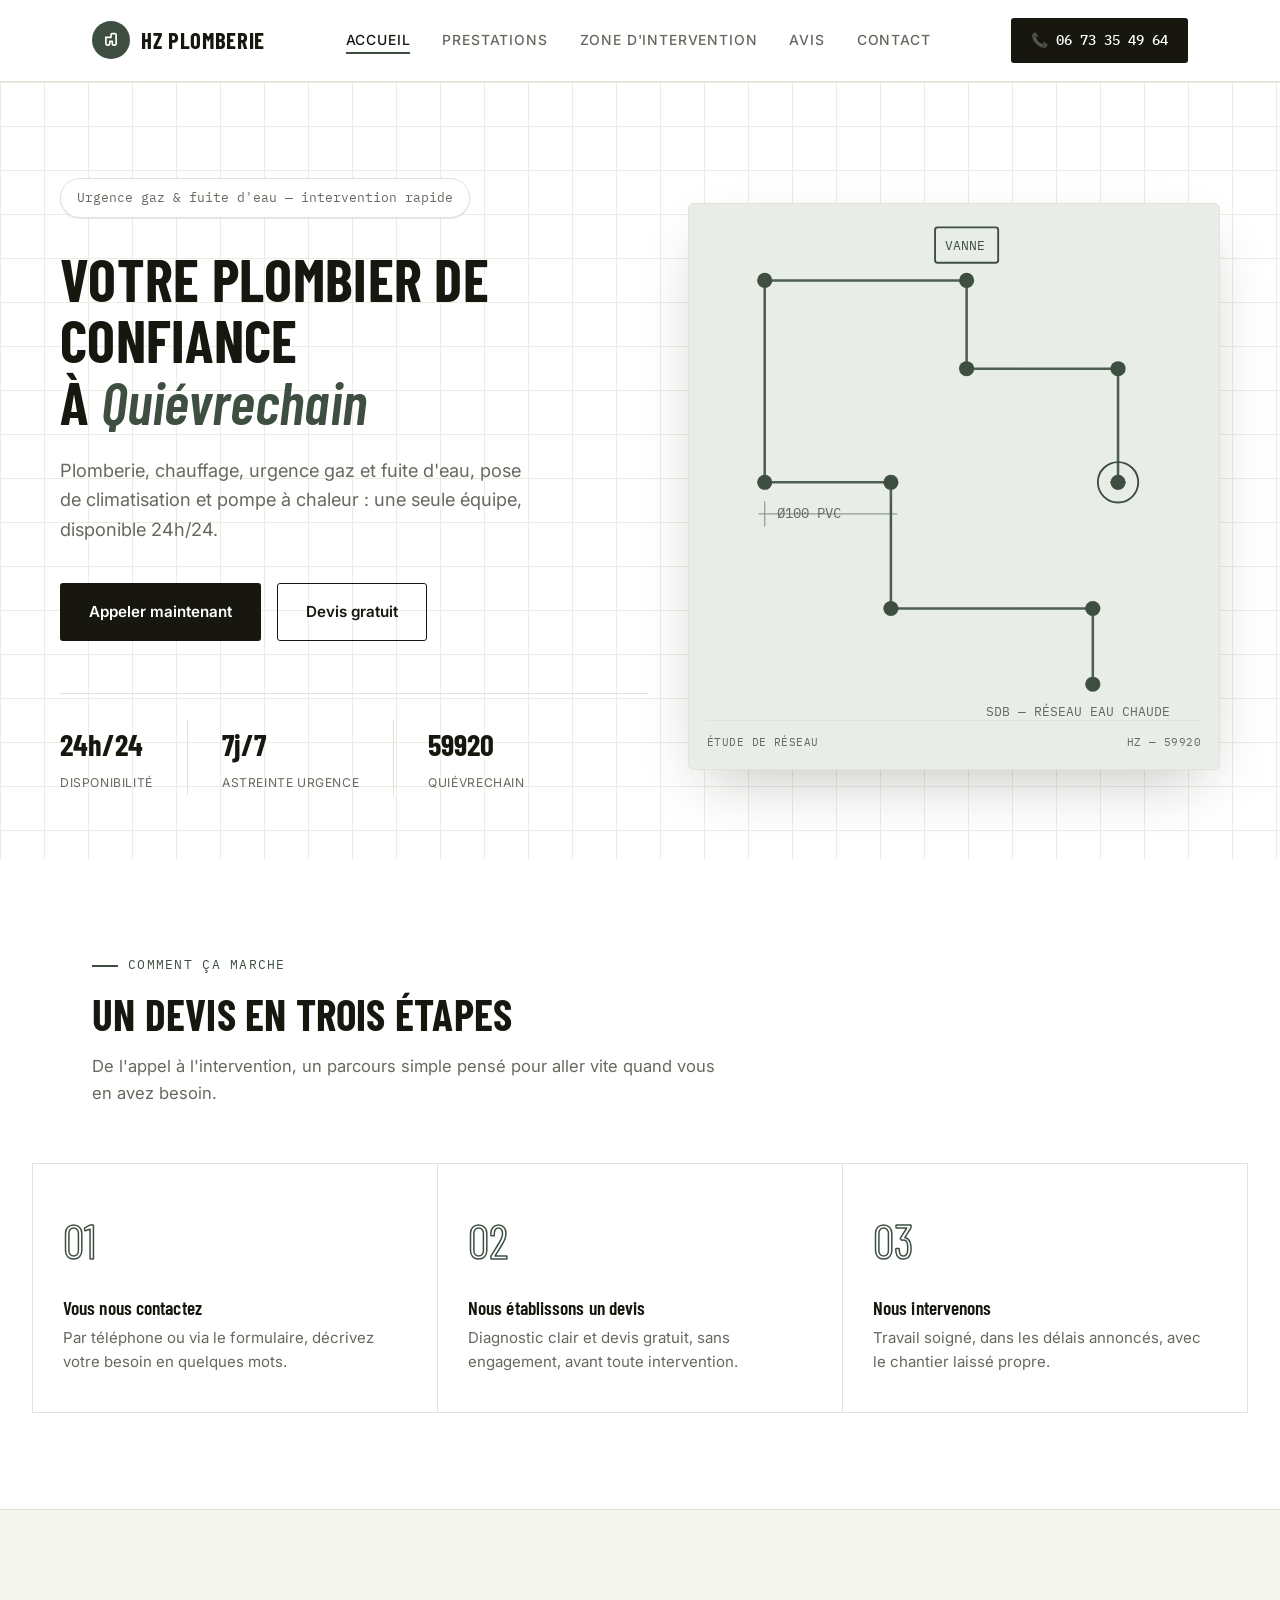
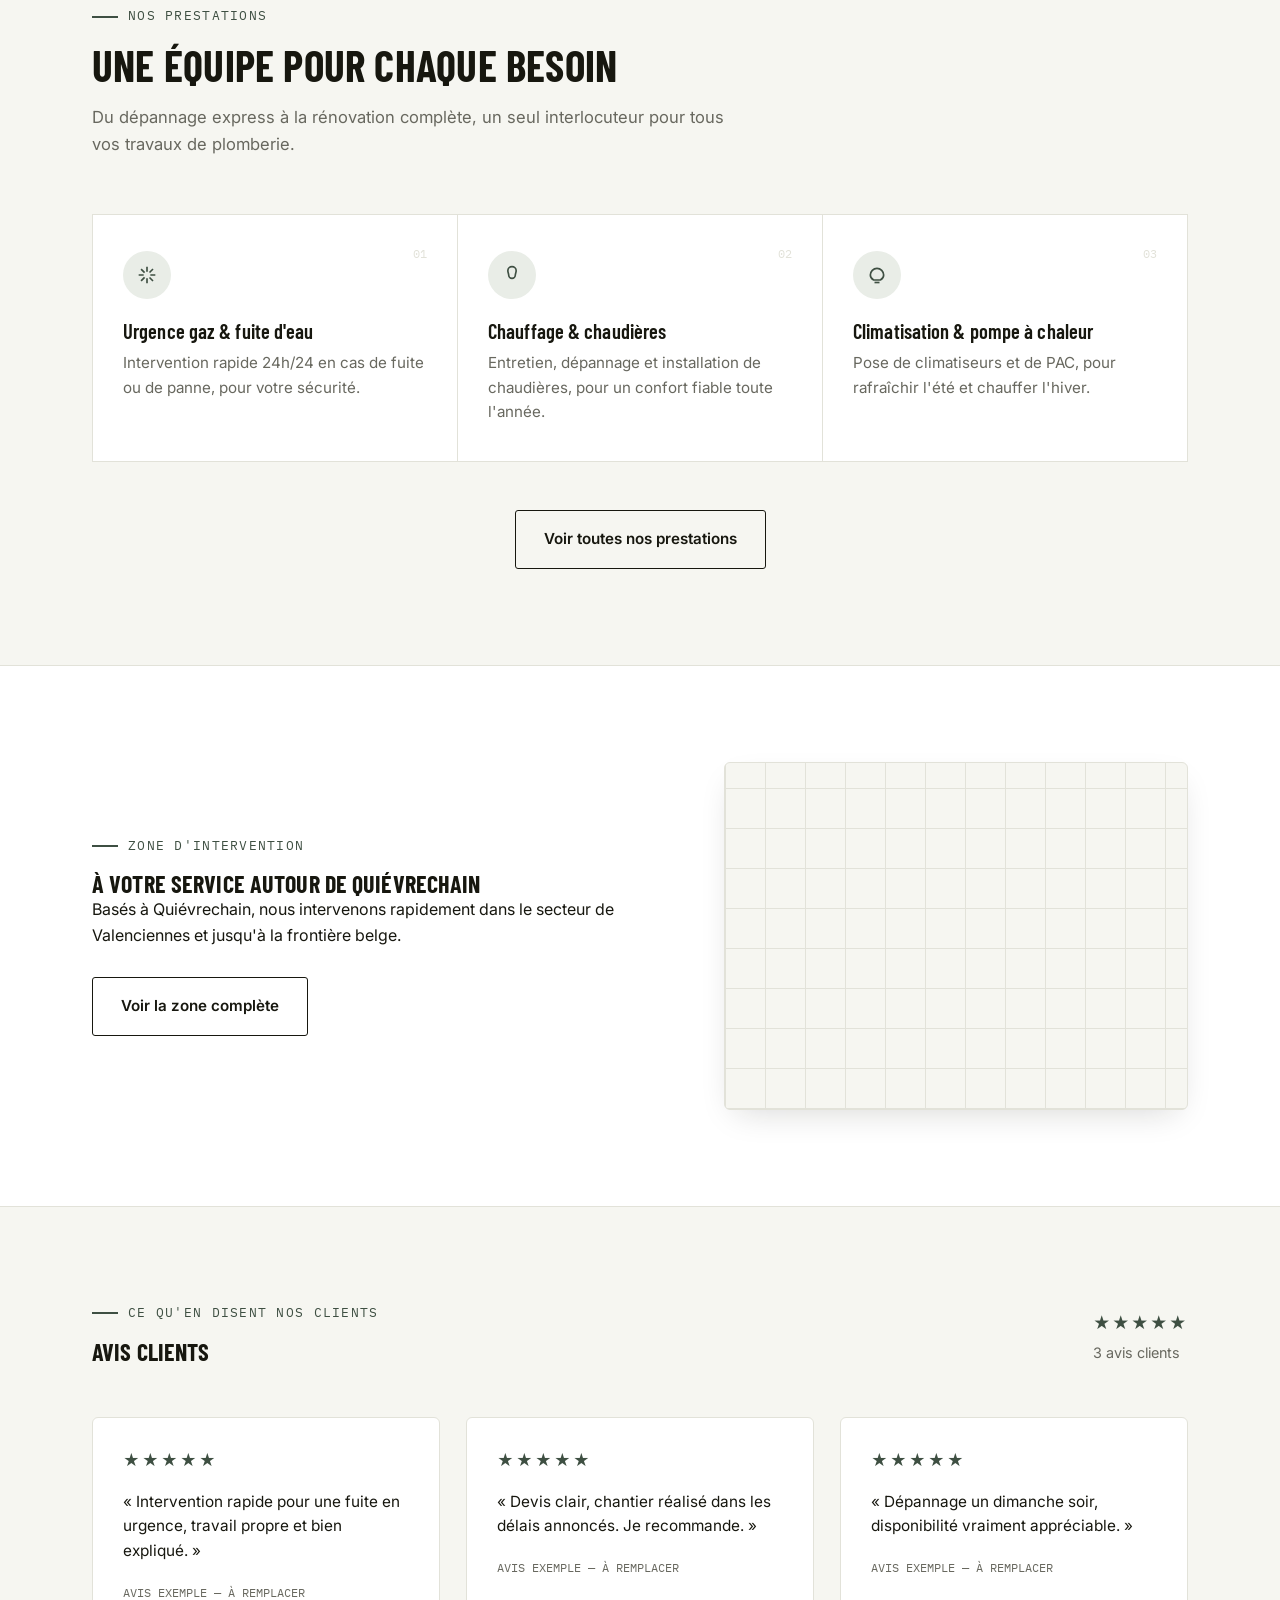
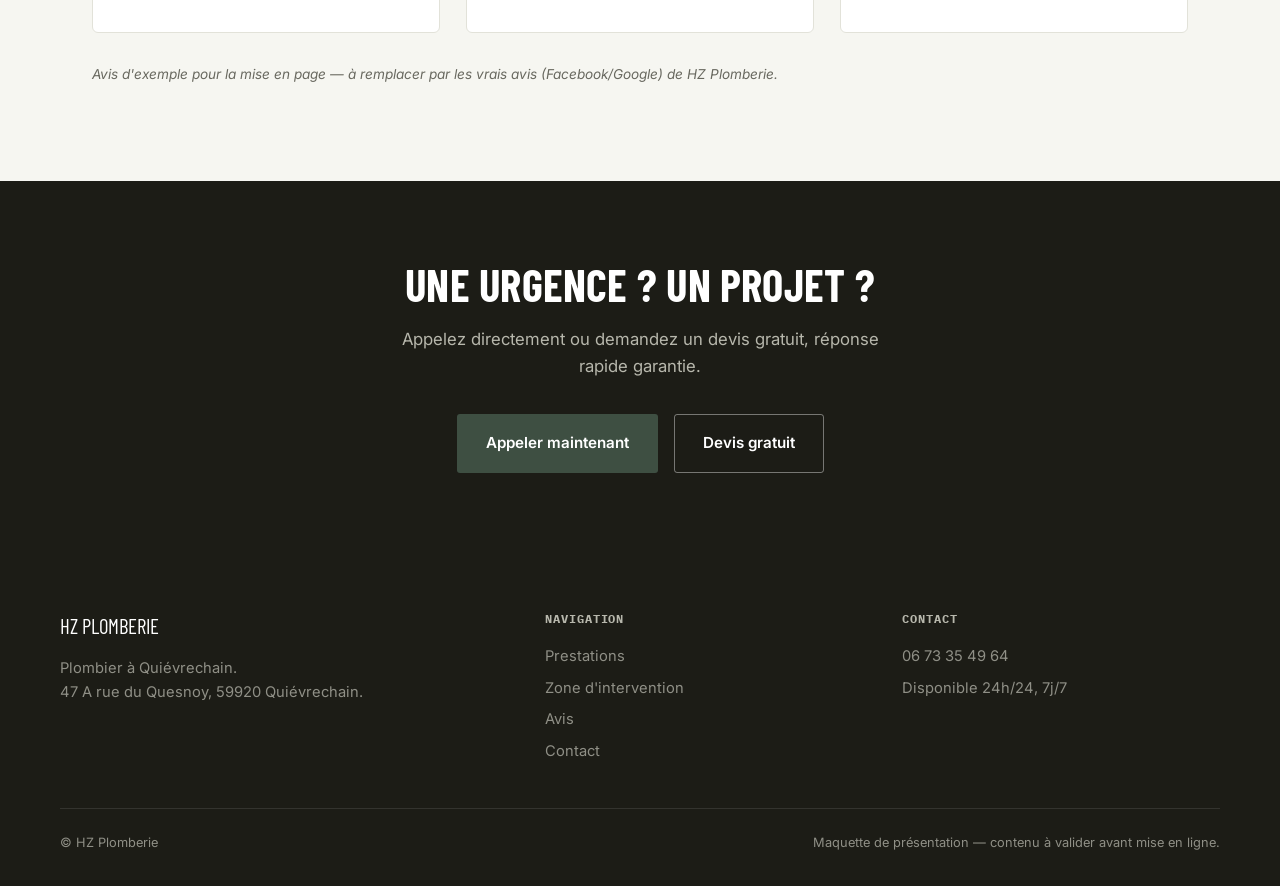
<file: index.html>
<!DOCTYPE html>
<html lang="fr">
<head>
<meta charset="UTF-8">
<meta name="viewport" content="width=device-width, initial-scale=1.0">
<title>HZ Plomberie — Quiévrechain</title>
<link rel="preconnect" href="https://fonts.googleapis.com">
<link href="https://fonts.googleapis.com/css2?family=Barlow+Condensed:wght@500;600;650;700&family=Inter:wght@400;500;600;700&family=IBM+Plex+Mono:wght@400;500&display=swap" rel="stylesheet">
<link rel="stylesheet" href="style.css">
</head>
<body>

<header>
  <div class="navbar">
    <div class="logo">
      <span class="mark"><svg width="18" height="18" viewBox="0 0 28 28" fill="none"><path d="M6 10 H14 V6 A2 2 0 0 1 16 4 H20 A2 2 0 0 1 22 6 V10" stroke="#FFFFFF" stroke-width="2.6" stroke-linecap="round" stroke-linejoin="round"/><path d="M6 10 V20 A2 2 0 0 0 8 22 H10 A2 2 0 0 0 12 20 V16 H16 V20 A2 2 0 0 0 18 22 H20 A2 2 0 0 0 22 20 V10" stroke="#FFFFFF" stroke-width="2.6" stroke-linecap="round" stroke-linejoin="round"/></svg></span>
      HZ Plomberie
    </div>
    <nav>
      <ul>
        <li><a href="index.html" class="active">Accueil</a></li>
        <li><a href="prestations.html">Prestations</a></li>
        <li><a href="intervention.html">Zone d'intervention</a></li>
        <li><a href="avis.html">Avis</a></li>
        <li><a href="contact.html">Contact</a></li>
      </ul>
    </nav>
    <a href="tel:0673354964" class="nav-cta">📞 06 73 35 49 64</a>
    <button class="burger">☰</button>
  </div>
  <div class="nav-mobile" id="navMobile">
    <a href="index.html">Accueil</a>
    <a href="prestations.html">Prestations</a>
    <a href="intervention.html">Zone d'intervention</a>
    <a href="avis.html">Avis</a>
    <a href="contact.html">Contact</a>
    <a href="tel:0673354964" class="nav-cta-mobile">📞 06 73 35 49 64</a>
  </div>
</header>

<section class="hero blueprint-bg">
  <div class="hero-inner">
    <div>
      <div class="badge-rating">Urgence gaz & fuite d'eau — intervention rapide</div>
      <h1>Votre plombier de confiance<br>à <span>Quiévrechain</span></h1>
      <p class="lead">Plomberie, chauffage, urgence gaz et fuite d'eau, pose de climatisation et pompe à chaleur : une seule équipe, disponible 24h/24.</p>
      <div class="hero-actions">
        <a href="tel:0673354964" class="btn btn-primary">Appeler maintenant</a>
        <a href="contact.html#devis" class="btn btn-ghost">Devis gratuit</a>
      </div>
      <div class="hero-stats">
        <div><strong>24h/24</strong><span>Disponibilité</span></div>
        <div><strong>7j/7</strong><span>Astreinte urgence</span></div>
        <div><strong>59920</strong><span>Quiévrechain</span></div>
      </div>
    </div>
    <div class="hero-art">
      <svg viewBox="0 0 420 440" xmlns="http://www.w3.org/2000/svg">
        <rect x="0" y="0" width="420" height="440" fill="none"/>
        <g stroke="#3E4F42" stroke-width="2" fill="none" stroke-linecap="round" stroke-linejoin="round" opacity="0.9">
          <path d="M60 60 H220 V130"/>
          <path d="M220 130 H340 V220"/>
          <path d="M60 60 V220 H160 V320"/>
          <path d="M160 320 H320 V380"/>
        </g>
        <g fill="#3E4F42">
          <circle cx="60" cy="60" r="6"/>
          <circle cx="220" cy="60" r="6"/>
          <circle cx="220" cy="130" r="6"/>
          <circle cx="340" cy="130" r="6"/>
          <circle cx="340" cy="220" r="6"/>
          <circle cx="60" cy="220" r="6"/>
          <circle cx="160" cy="220" r="6"/>
          <circle cx="160" cy="320" r="6"/>
          <circle cx="320" cy="320" r="6"/>
          <circle cx="320" cy="380" r="6"/>
        </g>
        <g stroke="#3E4F42" stroke-width="1" opacity="0.5">
          <line x1="60" y1="235" x2="60" y2="255"/>
          <line x1="160" y1="235" x2="160" y2="255"/>
          <line x1="55" y1="245" x2="165" y2="245"/>
        </g>
        <text x="70" y="248" font-family="IBM Plex Mono" font-size="11" fill="#68685F">Ø100 PVC</text>
        <rect x="195" y="18" width="50" height="28" rx="2" fill="none" stroke="#3E4F42" stroke-width="1.5"/>
        <text x="203" y="36" font-family="IBM Plex Mono" font-size="10" fill="#3E4F42">VANNE</text>
        <circle cx="340" cy="220" r="16" fill="none" stroke="#3E4F42" stroke-width="1.5"/>
        <path d="M334 220 L346 220 M340 214 L340 226" stroke="#3E4F42" stroke-width="1.5"/>
        <text x="235" y="405" font-family="IBM Plex Mono" font-size="10" fill="#68685F">SDB — RÉSEAU EAU CHAUDE</text>
      </svg>
      <div class="cap"><span>Étude de réseau</span><span>HZ — 59920</span></div>
    </div>
  </div>
</section>

<section>
  <div class="wrap">
    <div class="section-head">
      <div class="eyebrow">Comment ça marche</div>
      <h2>Un devis en trois étapes</h2>
      <p>De l'appel à l'intervention, un parcours simple pensé pour aller vite quand vous en avez besoin.</p>
    </div>
  </div>
  <div class="process-grid">
    <div class="process-card">
      <span class="num">01</span>
      <h3>Vous nous contactez</h3>
      <p>Par téléphone ou via le formulaire, décrivez votre besoin en quelques mots.</p>
    </div>
    <div class="process-card">
      <span class="num">02</span>
      <h3>Nous établissons un devis</h3>
      <p>Diagnostic clair et devis gratuit, sans engagement, avant toute intervention.</p>
    </div>
    <div class="process-card">
      <span class="num">03</span>
      <h3>Nous intervenons</h3>
      <p>Travail soigné, dans les délais annoncés, avec le chantier laissé propre.</p>
    </div>
  </div>
</section>

<section style="background:var(--offwhite); border-top:1px solid var(--line); border-bottom:1px solid var(--line); padding-top:96px;">
  <div class="wrap">
    <div class="section-head">
      <div class="eyebrow">Nos prestations</div>
      <h2>Une équipe pour chaque besoin</h2>
      <p>Du dépannage express à la rénovation complète, un seul interlocuteur pour tous vos travaux de plomberie.</p>
    </div>
  </div>
  <div class="wrap">
  <div class="services-grid">
    <div class="service-card">
      <div class="tag">01</div>
      <div class="icon"><svg width="20" height="20" viewBox="0 0 24 24" fill="none" stroke="currentColor" stroke-width="2"><path d="M12 2v6M12 22v-6M4.9 4.9l4.2 4.2M15 15l4.2 4.2M2 12h6M16 12h6M4.9 19.1l4.2-4.2M15 9l4.2-4.2"/></svg></div>
      <h3>Urgence gaz & fuite d'eau</h3>
      <p>Intervention rapide 24h/24 en cas de fuite ou de panne, pour votre sécurité.</p>
    </div>
    <div class="service-card">
      <div class="tag">02</div>
      <div class="icon"><svg width="20" height="20" viewBox="0 0 24 24" fill="none" stroke="currentColor" stroke-width="2"><path d="M12 2a5 5 0 00-5 5c0 2 1 3 1 5a4 4 0 008 0c0-2 1-3 1-5a5 5 0 00-5-5z"/></svg></div>
      <h3>Chauffage & chaudières</h3>
      <p>Entretien, dépannage et installation de chaudières, pour un confort fiable toute l'année.</p>
    </div>
    <div class="service-card">
      <div class="tag">03</div>
      <div class="icon"><svg width="20" height="20" viewBox="0 0 24 24" fill="none" stroke="currentColor" stroke-width="2"><path d="M12 4a8 8 0 00-8 8c0 3 2 5 4 6h8c2-1 4-3 4-6a8 8 0 00-8-8z"/><path d="M9 21h6"/></svg></div>
      <h3>Climatisation & pompe à chaleur</h3>
      <p>Pose de climatiseurs et de PAC, pour rafraîchir l'été et chauffer l'hiver.</p>
    </div>
  </div>
  <div class="center-link">
    <a href="prestations.html" class="btn btn-ghost">Voir toutes nos prestations</a>
  </div>
  </div>
</section>

<section>
  <div class="wrap zone-block">
    <div>
      <div class="eyebrow">Zone d'intervention</div>
      <h2>À votre service autour de Quiévrechain</h2>
      <p>Basés à Quiévrechain, nous intervenons rapidement dans le secteur de Valenciennes et jusqu'à la frontière belge.</p>
      <div style="margin-top:28px;">
        <a href="intervention.html" class="btn btn-ghost">Voir la zone complète</a>
      </div>
    </div>
    <div class="map-frame">
      <iframe src="https://www.google.com/maps?q=47+A+rue+du+Quesnoy,+59920+Quiévrechain&output=embed" width="100%" height="100%" style="border:0; display:block;" loading="lazy" referrerpolicy="no-referrer-when-downgrade" title="Localisation HZ Plomberie"></iframe>
    </div>
  </div>
</section>

<section style="background:var(--offwhite); border-top:1px solid var(--line);">
  <div class="wrap">
    <div class="avis-top">
      <div>
        <div class="eyebrow">Ce qu'en disent nos clients</div>
        <h2 style="margin-top:8px;">Avis clients</h2>
      </div>
      <div class="rating-block">
        <div class="rating-meta">
          <div class="stars">★★★★★</div>
          <p>3 avis clients</p>
        </div>
      </div>
    </div>
    <div class="avis-grid">
      <div class="avis-card">
        <span class="stars">★★★★★</span>
        <p>« Intervention rapide pour une fuite en urgence, travail propre et bien expliqué. »</p>
        <div class="who">Avis exemple — à remplacer</div>
      </div>
      <div class="avis-card">
        <span class="stars">★★★★★</span>
        <p>« Devis clair, chantier réalisé dans les délais annoncés. Je recommande. »</p>
        <div class="who">Avis exemple — à remplacer</div>
      </div>
      <div class="avis-card">
        <span class="stars">★★★★★</span>
        <p>« Dépannage un dimanche soir, disponibilité vraiment appréciable. »</p>
        <div class="who">Avis exemple — à remplacer</div>
      </div>
    </div>
    <p class="avis-note">Avis d'exemple pour la mise en page — à remplacer par les vrais avis (Facebook/Google) de HZ Plomberie.</p>
  </div>
</section>

<section class="cta-band">
  <div class="wrap">
    <h2>Une urgence ? Un projet ?</h2>
    <p>Appelez directement ou demandez un devis gratuit, réponse rapide garantie.</p>
    <div class="hero-actions">
      <a href="tel:0673354964" class="btn btn-accent">Appeler maintenant</a>
      <a href="contact.html#devis" class="btn btn-ghost">Devis gratuit</a>
    </div>
  </div>
</section>

<footer>
  <div class="footer-grid">
    <div>
      <div class="footer-logo">HZ Plomberie</div>
      <p>Plombier à Quiévrechain.<br>47 A rue du Quesnoy, 59920 Quiévrechain.</p>
    </div>
    <div>
      <h4>Navigation</h4>
      <a href="prestations.html">Prestations</a>
      <a href="intervention.html">Zone d'intervention</a>
      <a href="avis.html">Avis</a>
      <a href="contact.html">Contact</a>
    </div>
    <div>
      <h4>Contact</h4>
      <a href="tel:0673354964">06 73 35 49 64</a>
      <p>Disponible 24h/24, 7j/7</p>
    </div>
  </div>
  <div class="footer-bottom">
    <span>© HZ Plomberie</span>
    <span>Maquette de présentation — contenu à valider avant mise en ligne.</span>
  </div>
</footer>

<script src="script.js" defer></script>
</body>
</html>
</file>
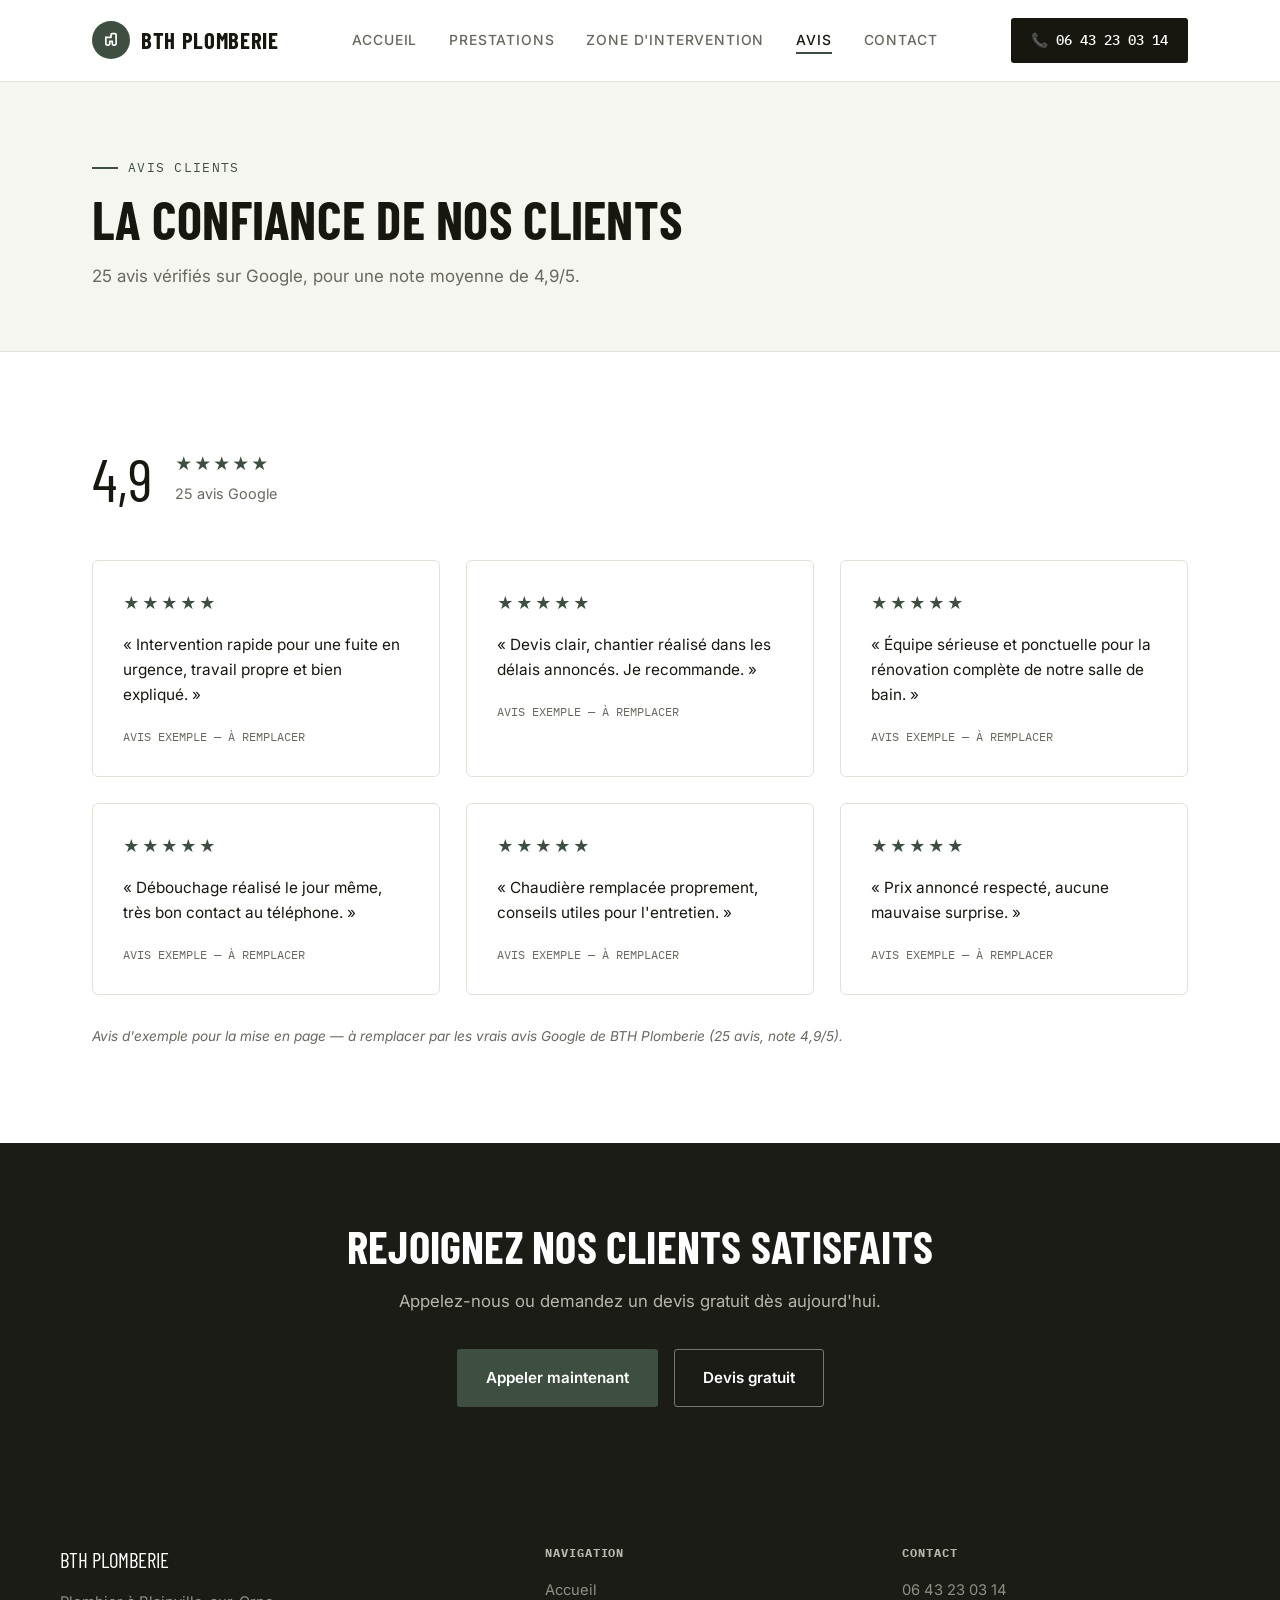
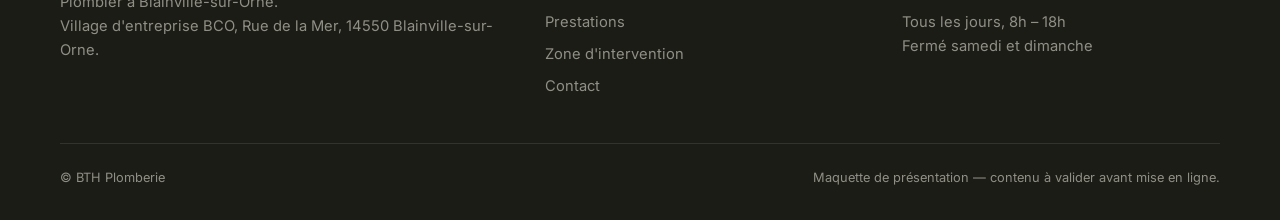
<file: avis.html>
<!DOCTYPE html>
<html lang="fr">
<head>
<meta charset="UTF-8">
<meta name="viewport" content="width=device-width, initial-scale=1.0">
<title>Avis clients — BTH Plomberie</title>
<link rel="preconnect" href="https://fonts.googleapis.com">
<link href="https://fonts.googleapis.com/css2?family=Barlow+Condensed:wght@500;600;650;700&family=Inter:wght@400;500;600;700&family=IBM+Plex+Mono:wght@400;500&display=swap" rel="stylesheet">
<link rel="stylesheet" href="style.css">
</head>
<body>

<header>
  <div class="navbar">
    <div class="logo">
      <span class="mark"><svg width="18" height="18" viewBox="0 0 28 28" fill="none"><path d="M6 10 H14 V6 A2 2 0 0 1 16 4 H20 A2 2 0 0 1 22 6 V10" stroke="#FFFFFF" stroke-width="2.6" stroke-linecap="round" stroke-linejoin="round"/><path d="M6 10 V20 A2 2 0 0 0 8 22 H10 A2 2 0 0 0 12 20 V16 H16 V20 A2 2 0 0 0 18 22 H20 A2 2 0 0 0 22 20 V10" stroke="#FFFFFF" stroke-width="2.6" stroke-linecap="round" stroke-linejoin="round"/></svg></span>
      BTH Plomberie
    </div>
    <nav>
      <ul>
        <li><a href="index.html">Accueil</a></li>
        <li><a href="prestations.html">Prestations</a></li>
        <li><a href="intervention.html">Zone d'intervention</a></li>
        <li><a href="avis.html" class="active">Avis</a></li>
        <li><a href="contact.html">Contact</a></li>
      </ul>
    </nav>
    <a href="tel:0643230314" class="nav-cta">📞 06 43 23 03 14</a>
    <button class="burger">☰</button>
  </div>
</header>

<section class="page-hero blueprint-bg">
  <div class="wrap">
    <div class="eyebrow">Avis clients</div>
    <h1>La confiance de nos clients</h1>
    <p>25 avis vérifiés sur Google, pour une note moyenne de 4,9/5.</p>
  </div>
</section>

<section>
  <div class="wrap">
    <div class="avis-top">
      <div class="rating-block">
        <div class="rating-num">4,9</div>
        <div class="rating-meta">
          <div class="stars">★★★★★</div>
          <p>25 avis Google</p>
        </div>
      </div>
    </div>
    <div class="avis-grid">
      <div class="avis-card">
        <span class="stars">★★★★★</span>
        <p>« Intervention rapide pour une fuite en urgence, travail propre et bien expliqué. »</p>
        <div class="who">Avis exemple — à remplacer</div>
      </div>
      <div class="avis-card">
        <span class="stars">★★★★★</span>
        <p>« Devis clair, chantier réalisé dans les délais annoncés. Je recommande. »</p>
        <div class="who">Avis exemple — à remplacer</div>
      </div>
      <div class="avis-card">
        <span class="stars">★★★★★</span>
        <p>« Équipe sérieuse et ponctuelle pour la rénovation complète de notre salle de bain. »</p>
        <div class="who">Avis exemple — à remplacer</div>
      </div>
      <div class="avis-card">
        <span class="stars">★★★★★</span>
        <p>« Débouchage réalisé le jour même, très bon contact au téléphone. »</p>
        <div class="who">Avis exemple — à remplacer</div>
      </div>
      <div class="avis-card">
        <span class="stars">★★★★★</span>
        <p>« Chaudière remplacée proprement, conseils utiles pour l'entretien. »</p>
        <div class="who">Avis exemple — à remplacer</div>
      </div>
      <div class="avis-card">
        <span class="stars">★★★★★</span>
        <p>« Prix annoncé respecté, aucune mauvaise surprise. »</p>
        <div class="who">Avis exemple — à remplacer</div>
      </div>
    </div>
    <p class="avis-note">Avis d'exemple pour la mise en page — à remplacer par les vrais avis Google de BTH Plomberie (25 avis, note 4,9/5).</p>
  </div>
</section>

<section class="cta-band">
  <div class="wrap">
    <h2>Rejoignez nos clients satisfaits</h2>
    <p>Appelez-nous ou demandez un devis gratuit dès aujourd'hui.</p>
    <div class="hero-actions">
      <a href="tel:0643230314" class="btn btn-accent">Appeler maintenant</a>
      <a href="contact.html#devis" class="btn btn-ghost">Devis gratuit</a>
    </div>
  </div>
</section>

<footer>
  <div class="footer-grid">
    <div>
      <div class="footer-logo">BTH Plomberie</div>
      <p>Plombier à Blainville-sur-Orne.<br>Village d'entreprise BCO, Rue de la Mer, 14550 Blainville-sur-Orne.</p>
    </div>
    <div>
      <h4>Navigation</h4>
      <a href="index.html">Accueil</a>
      <a href="prestations.html">Prestations</a>
      <a href="intervention.html">Zone d'intervention</a>
      <a href="contact.html">Contact</a>
    </div>
    <div>
      <h4>Contact</h4>
      <a href="tel:0643230314">06 43 23 03 14</a>
      <p>Tous les jours, 8h – 18h<br>Fermé samedi et dimanche</p>
    </div>
  </div>
  <div class="footer-bottom">
    <span>© BTH Plomberie</span>
    <span>Maquette de présentation — contenu à valider avant mise en ligne.</span>
  </div>
</footer>

</body>
</html>
</file>
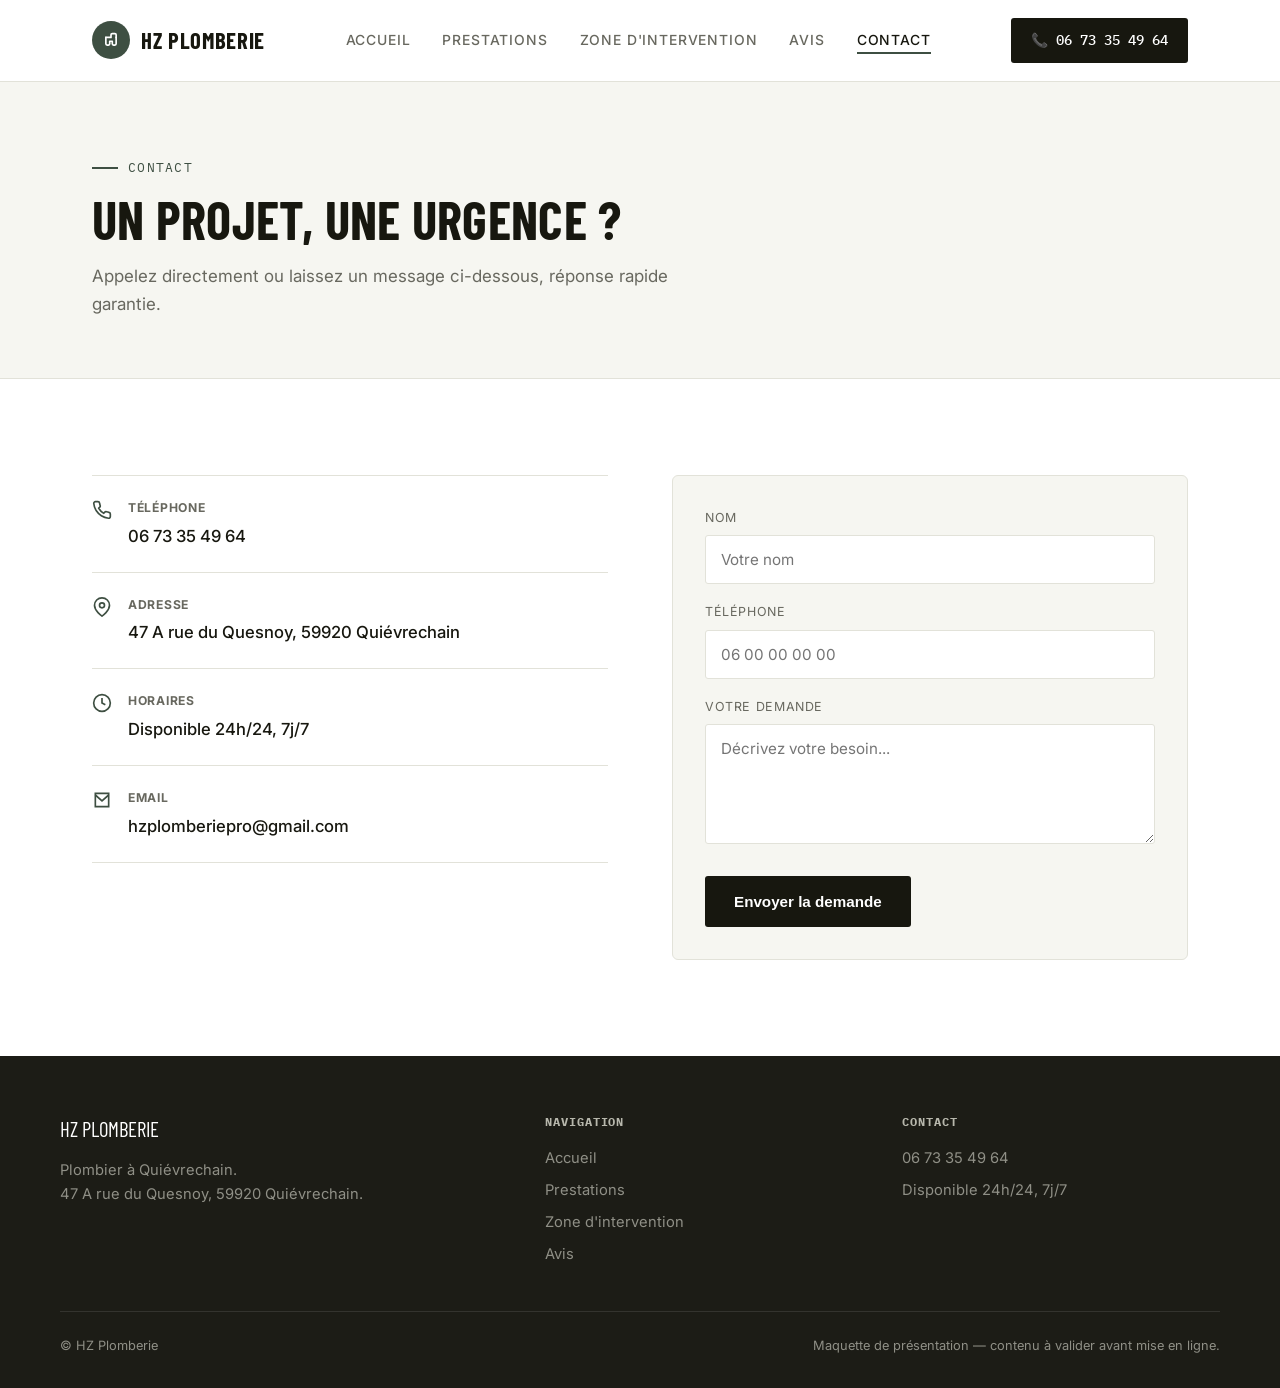
<file: contact-2.html>
<!DOCTYPE html>
<html lang="fr">
<head>
<meta charset="UTF-8">
<meta name="viewport" content="width=device-width, initial-scale=1.0">
<title>Contact — HZ Plomberie</title>
<link rel="preconnect" href="https://fonts.googleapis.com">
<link href="https://fonts.googleapis.com/css2?family=Barlow+Condensed:wght@500;600;650;700&family=Inter:wght@400;500;600;700&family=IBM+Plex+Mono:wght@400;500&display=swap" rel="stylesheet">
<link rel="stylesheet" href="style.css">
</head>
<body>

<header>
  <div class="navbar">
    <div class="logo">
      <span class="mark"><svg width="18" height="18" viewBox="0 0 28 28" fill="none"><path d="M6 10 H14 V6 A2 2 0 0 1 16 4 H20 A2 2 0 0 1 22 6 V10" stroke="#FFFFFF" stroke-width="2.6" stroke-linecap="round" stroke-linejoin="round"/><path d="M6 10 V20 A2 2 0 0 0 8 22 H10 A2 2 0 0 0 12 20 V16 H16 V20 A2 2 0 0 0 18 22 H20 A2 2 0 0 0 22 20 V10" stroke="#FFFFFF" stroke-width="2.6" stroke-linecap="round" stroke-linejoin="round"/></svg></span>
      HZ Plomberie
    </div>
    <nav>
      <ul>
        <li><a href="index.html">Accueil</a></li>
        <li><a href="prestations.html">Prestations</a></li>
        <li><a href="intervention.html">Zone d'intervention</a></li>
        <li><a href="avis.html">Avis</a></li>
        <li><a href="contact.html" class="active">Contact</a></li>
      </ul>
    </nav>
    <a href="tel:0673354964" class="nav-cta">📞 06 73 35 49 64</a>
    <button class="burger">☰</button>
  </div>
  <div class="nav-mobile" id="navMobile">
    <a href="index.html">Accueil</a>
    <a href="prestations.html">Prestations</a>
    <a href="intervention.html">Zone d'intervention</a>
    <a href="avis.html">Avis</a>
    <a href="contact.html">Contact</a>
    <a href="tel:0673354964" class="nav-cta-mobile">📞 06 73 35 49 64</a>
  </div>
</header>

<section class="page-hero blueprint-bg">
  <div class="wrap">
    <div class="eyebrow">Contact</div>
    <h1>Un projet, une urgence ?</h1>
    <p>Appelez directement ou laissez un message ci-dessous, réponse rapide garantie.</p>
  </div>
</section>

<section>
  <div class="wrap contact-grid">
    <div>
      <div class="info-line">
        <div class="icon"><svg width="20" height="20" viewBox="0 0 24 24" fill="none" stroke="currentColor" stroke-width="2"><path d="M22 16.92v3a2 2 0 01-2.18 2 19.79 19.79 0 01-8.63-3.07 19.5 19.5 0 01-6-6 19.79 19.79 0 01-3.07-8.67A2 2 0 014.11 2h3a2 2 0 012 1.72c.13.96.36 1.9.68 2.81a2 2 0 01-.45 2.11L8.09 9.91a16 16 0 006 6l1.27-1.27a2 2 0 012.11-.45c.91.32 1.85.55 2.81.68A2 2 0 0122 16.92z"/></svg></div>
        <div><strong>Téléphone</strong><a href="tel:0673354964">06 73 35 49 64</a></div>
      </div>
      <div class="info-line">
        <div class="icon"><svg width="20" height="20" viewBox="0 0 24 24" fill="none" stroke="currentColor" stroke-width="2"><path d="M21 10c0 7-9 13-9 13s-9-6-9-13a9 9 0 0118 0z"/><circle cx="12" cy="10" r="3"/></svg></div>
        <div><strong>Adresse</strong><span>47 A rue du Quesnoy, 59920 Quiévrechain</span></div>
      </div>
      <div class="info-line">
        <div class="icon"><svg width="20" height="20" viewBox="0 0 24 24" fill="none" stroke="currentColor" stroke-width="2"><circle cx="12" cy="12" r="10"/><path d="M12 6v6l4 2"/></svg></div>
        <div>
          <strong>Horaires</strong>
          <span>Disponible 24h/24, 7j/7</span>
        </div>
      </div>
      <div class="info-line">
        <div class="icon"><svg width="20" height="20" viewBox="0 0 24 24" fill="none" stroke="currentColor" stroke-width="2"><path d="M4 4h16v16H4z"/><path d="M4 6l8 7 8-7"/></svg></div>
        <div><strong>Email</strong><a href="mailto:hzplomberiepro@gmail.com">hzplomberiepro@gmail.com</a></div>
      </div>
    </div>
    <form id="devis" onsubmit="return false;">
      <div>
        <label for="nom">Nom</label>
        <input id="nom" type="text" placeholder="Votre nom">
      </div>
      <div>
        <label for="tel">Téléphone</label>
        <input id="tel" type="tel" placeholder="06 00 00 00 00">
      </div>
      <div>
        <label for="msg">Votre demande</label>
        <textarea id="msg" placeholder="Décrivez votre besoin..."></textarea>
      </div>
      <button type="submit" class="btn btn-primary">Envoyer la demande</button>
    </form>
  </div>
</section>

<footer>
  <div class="footer-grid">
    <div>
      <div class="footer-logo">HZ Plomberie</div>
      <p>Plombier à Quiévrechain.<br>47 A rue du Quesnoy, 59920 Quiévrechain.</p>
    </div>
    <div>
      <h4>Navigation</h4>
      <a href="index.html">Accueil</a>
      <a href="prestations.html">Prestations</a>
      <a href="intervention.html">Zone d'intervention</a>
      <a href="avis.html">Avis</a>
    </div>
    <div>
      <h4>Contact</h4>
      <a href="tel:0673354964">06 73 35 49 64</a>
      <p>Disponible 24h/24, 7j/7</p>
    </div>
  </div>
  <div class="footer-bottom">
    <span>© HZ Plomberie</span>
    <span>Maquette de présentation — contenu à valider avant mise en ligne.</span>
  </div>
</footer>

<script src="script.js" defer></script>
</body>
</html>
</file>
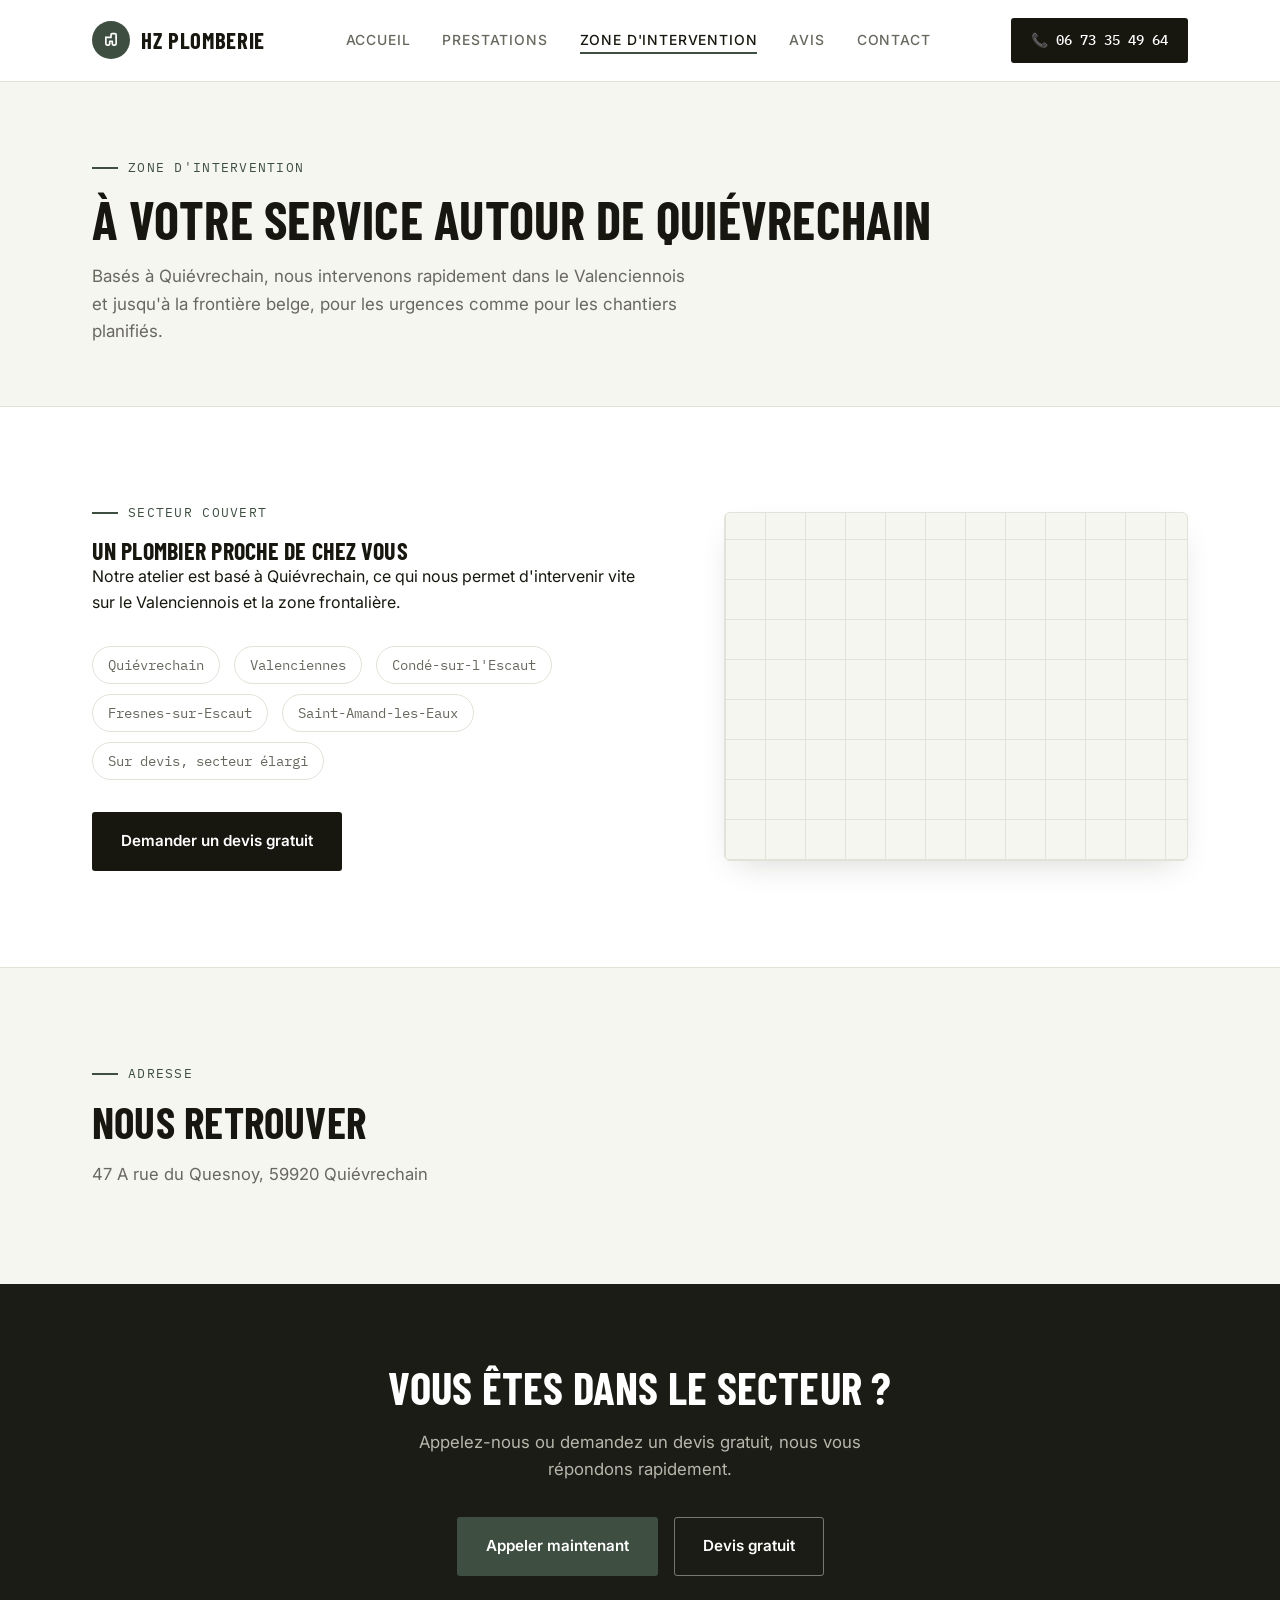
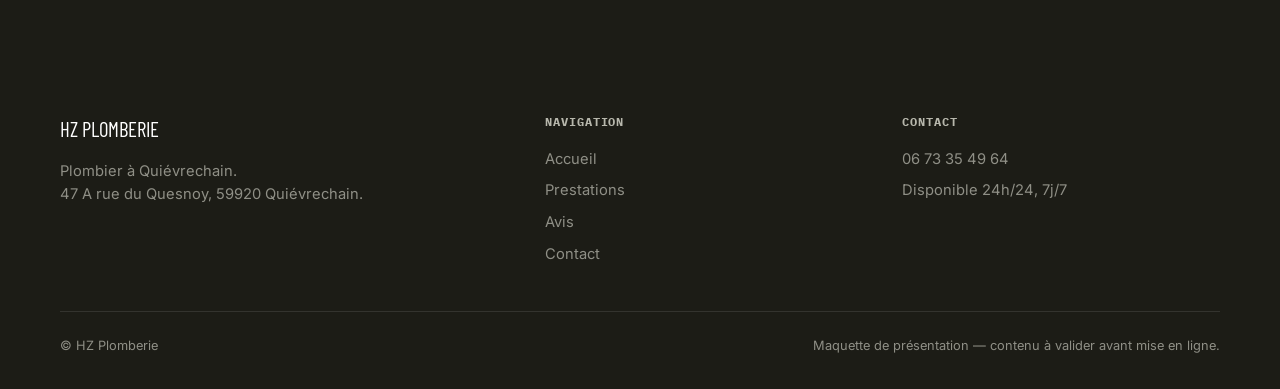
<file: intervention.html>
<!DOCTYPE html>
<html lang="fr">
<head>
<meta charset="UTF-8">
<meta name="viewport" content="width=device-width, initial-scale=1.0">
<title>Zone d'intervention — HZ Plomberie</title>
<link rel="preconnect" href="https://fonts.googleapis.com">
<link href="https://fonts.googleapis.com/css2?family=Barlow+Condensed:wght@500;600;650;700&family=Inter:wght@400;500;600;700&family=IBM+Plex+Mono:wght@400;500&display=swap" rel="stylesheet">
<link rel="stylesheet" href="style.css">
</head>
<body>

<header>
  <div class="navbar">
    <div class="logo">
      <span class="mark"><svg width="18" height="18" viewBox="0 0 28 28" fill="none"><path d="M6 10 H14 V6 A2 2 0 0 1 16 4 H20 A2 2 0 0 1 22 6 V10" stroke="#FFFFFF" stroke-width="2.6" stroke-linecap="round" stroke-linejoin="round"/><path d="M6 10 V20 A2 2 0 0 0 8 22 H10 A2 2 0 0 0 12 20 V16 H16 V20 A2 2 0 0 0 18 22 H20 A2 2 0 0 0 22 20 V10" stroke="#FFFFFF" stroke-width="2.6" stroke-linecap="round" stroke-linejoin="round"/></svg></span>
      HZ Plomberie
    </div>
    <nav>
      <ul>
        <li><a href="index.html">Accueil</a></li>
        <li><a href="prestations.html">Prestations</a></li>
        <li><a href="intervention.html" class="active">Zone d'intervention</a></li>
        <li><a href="avis.html">Avis</a></li>
        <li><a href="contact.html">Contact</a></li>
      </ul>
    </nav>
    <a href="tel:0673354964" class="nav-cta">📞 06 73 35 49 64</a>
    <button class="burger">☰</button>
  </div>
  <div class="nav-mobile" id="navMobile">
    <a href="index.html">Accueil</a>
    <a href="prestations.html">Prestations</a>
    <a href="intervention.html">Zone d'intervention</a>
    <a href="avis.html">Avis</a>
    <a href="contact.html">Contact</a>
    <a href="tel:0673354964" class="nav-cta-mobile">📞 06 73 35 49 64</a>
  </div>
</header>

<section class="page-hero blueprint-bg">
  <div class="wrap">
    <div class="eyebrow">Zone d'intervention</div>
    <h1>À votre service autour de Quiévrechain</h1>
    <p>Basés à Quiévrechain, nous intervenons rapidement dans le Valenciennois et jusqu'à la frontière belge, pour les urgences comme pour les chantiers planifiés.</p>
  </div>
</section>

<section>
  <div class="wrap zone-block">
    <div>
      <div class="eyebrow">Secteur couvert</div>
      <h2>Un plombier proche de chez vous</h2>
      <p>Notre atelier est basé à Quiévrechain, ce qui nous permet d'intervenir vite sur le Valenciennois et la zone frontalière.</p>
      <ul class="zone-list">
        <li>Quiévrechain</li>
        <li>Valenciennes</li>
        <li>Condé-sur-l'Escaut</li>
        <li>Fresnes-sur-Escaut</li>
        <li>Saint-Amand-les-Eaux</li>
        <li>Sur devis, secteur élargi</li>
      </ul>
      <div style="margin-top:32px;">
        <a href="contact.html#devis" class="btn btn-primary">Demander un devis gratuit</a>
      </div>
    </div>
    <div class="map-frame">
      <iframe src="https://www.google.com/maps?q=47+A+rue+du+Quesnoy,+59920+Quiévrechain&output=embed" width="100%" height="100%" style="border:0; display:block;" loading="lazy" referrerpolicy="no-referrer-when-downgrade" title="Localisation HZ Plomberie"></iframe>
    </div>
  </div>
</section>

<section style="background:var(--offwhite); border-top:1px solid var(--line);">
  <div class="wrap">
    <div class="section-head" style="margin-bottom:0;">
      <div class="eyebrow">Adresse</div>
      <h2>Nous retrouver</h2>
      <p>47 A rue du Quesnoy, 59920 Quiévrechain</p>
    </div>
  </div>
</section>

<section class="cta-band">
  <div class="wrap">
    <h2>Vous êtes dans le secteur ?</h2>
    <p>Appelez-nous ou demandez un devis gratuit, nous vous répondons rapidement.</p>
    <div class="hero-actions">
      <a href="tel:0673354964" class="btn btn-accent">Appeler maintenant</a>
      <a href="contact.html#devis" class="btn btn-ghost">Devis gratuit</a>
    </div>
  </div>
</section>

<footer>
  <div class="footer-grid">
    <div>
      <div class="footer-logo">HZ Plomberie</div>
      <p>Plombier à Quiévrechain.<br>47 A rue du Quesnoy, 59920 Quiévrechain.</p>
    </div>
    <div>
      <h4>Navigation</h4>
      <a href="index.html">Accueil</a>
      <a href="prestations.html">Prestations</a>
      <a href="avis.html">Avis</a>
      <a href="contact.html">Contact</a>
    </div>
    <div>
      <h4>Contact</h4>
      <a href="tel:0673354964">06 73 35 49 64</a>
      <p>Disponible 24h/24, 7j/7</p>
    </div>
  </div>
  <div class="footer-bottom">
    <span>© HZ Plomberie</span>
    <span>Maquette de présentation — contenu à valider avant mise en ligne.</span>
  </div>
</footer>

<script src="script.js" defer></script>
</body>
</html>
</file>
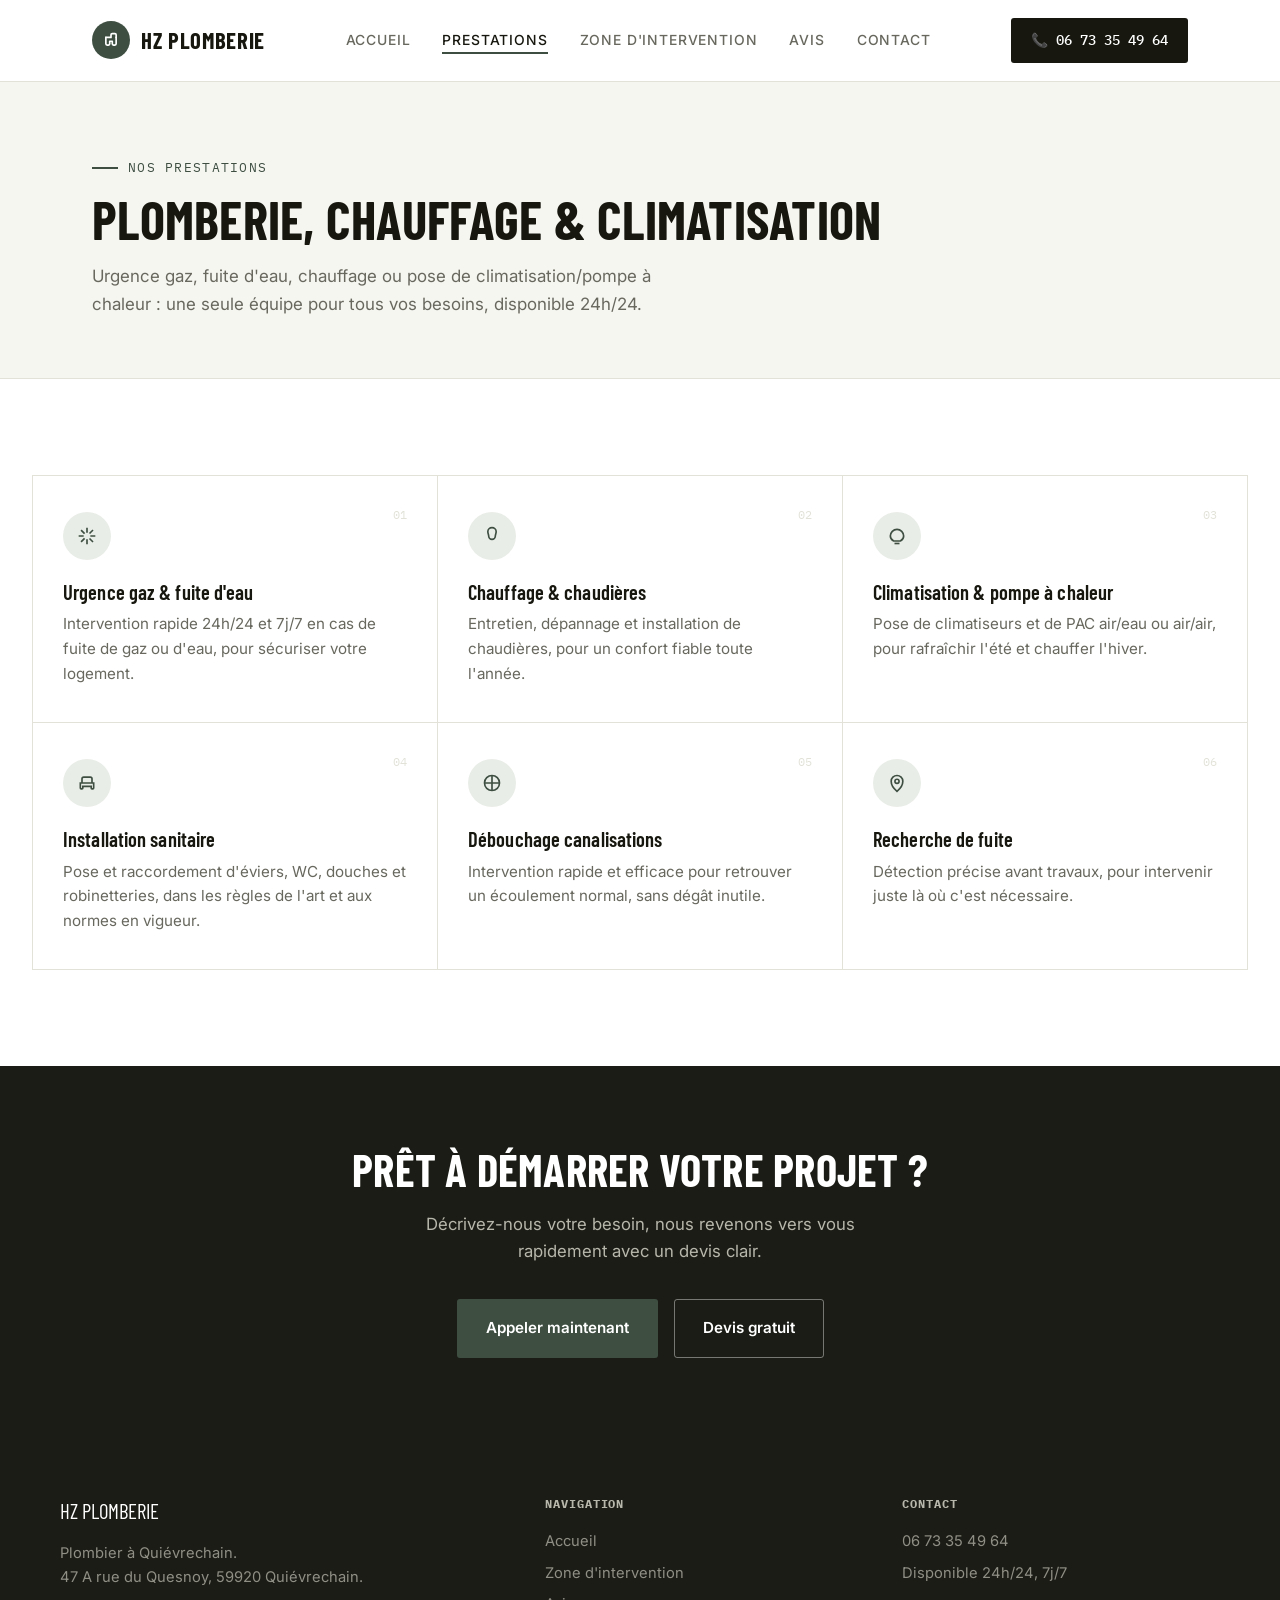
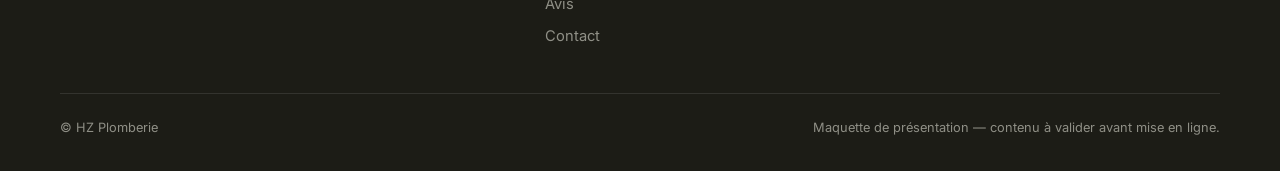
<file: prestations.html>
<!DOCTYPE html>
<html lang="fr">
<head>
<meta charset="UTF-8">
<meta name="viewport" content="width=device-width, initial-scale=1.0">
<title>Prestations — HZ Plomberie</title>
<link rel="preconnect" href="https://fonts.googleapis.com">
<link href="https://fonts.googleapis.com/css2?family=Barlow+Condensed:wght@500;600;650;700&family=Inter:wght@400;500;600;700&family=IBM+Plex+Mono:wght@400;500&display=swap" rel="stylesheet">
<link rel="stylesheet" href="style.css">
</head>
<body>

<header>
  <div class="navbar">
    <div class="logo">
      <span class="mark"><svg width="18" height="18" viewBox="0 0 28 28" fill="none"><path d="M6 10 H14 V6 A2 2 0 0 1 16 4 H20 A2 2 0 0 1 22 6 V10" stroke="#FFFFFF" stroke-width="2.6" stroke-linecap="round" stroke-linejoin="round"/><path d="M6 10 V20 A2 2 0 0 0 8 22 H10 A2 2 0 0 0 12 20 V16 H16 V20 A2 2 0 0 0 18 22 H20 A2 2 0 0 0 22 20 V10" stroke="#FFFFFF" stroke-width="2.6" stroke-linecap="round" stroke-linejoin="round"/></svg></span>
      HZ Plomberie
    </div>
    <nav>
      <ul>
        <li><a href="index.html">Accueil</a></li>
        <li><a href="prestations.html" class="active">Prestations</a></li>
        <li><a href="intervention.html">Zone d'intervention</a></li>
        <li><a href="avis.html">Avis</a></li>
        <li><a href="contact.html">Contact</a></li>
      </ul>
    </nav>
    <a href="tel:0673354964" class="nav-cta">📞 06 73 35 49 64</a>
    <button class="burger">☰</button>
  </div>
  <div class="nav-mobile" id="navMobile">
    <a href="index.html">Accueil</a>
    <a href="prestations.html">Prestations</a>
    <a href="intervention.html">Zone d'intervention</a>
    <a href="avis.html">Avis</a>
    <a href="contact.html">Contact</a>
    <a href="tel:0673354964" class="nav-cta-mobile">📞 06 73 35 49 64</a>
  </div>
</header>

<section class="page-hero blueprint-bg">
  <div class="wrap">
    <div class="eyebrow">Nos prestations</div>
    <h1>Plomberie, chauffage & climatisation</h1>
    <p>Urgence gaz, fuite d'eau, chauffage ou pose de climatisation/pompe à chaleur : une seule équipe pour tous vos besoins, disponible 24h/24.</p>
  </div>
</section>

<section>
  <div class="services-grid">
    <div class="service-card">
      <div class="tag">01</div>
      <div class="icon"><svg width="20" height="20" viewBox="0 0 24 24" fill="none" stroke="currentColor" stroke-width="2"><path d="M12 2v6M12 22v-6M4.9 4.9l4.2 4.2M15 15l4.2 4.2M2 12h6M16 12h6M4.9 19.1l4.2-4.2M15 9l4.2-4.2"/></svg></div>
      <h3>Urgence gaz & fuite d'eau</h3>
      <p>Intervention rapide 24h/24 et 7j/7 en cas de fuite de gaz ou d'eau, pour sécuriser votre logement.</p>
    </div>
    <div class="service-card">
      <div class="tag">02</div>
      <div class="icon"><svg width="20" height="20" viewBox="0 0 24 24" fill="none" stroke="currentColor" stroke-width="2"><path d="M12 2a5 5 0 00-5 5c0 2 1 3 1 5a4 4 0 008 0c0-2 1-3 1-5a5 5 0 00-5-5z"/></svg></div>
      <h3>Chauffage & chaudières</h3>
      <p>Entretien, dépannage et installation de chaudières, pour un confort fiable toute l'année.</p>
    </div>
    <div class="service-card">
      <div class="tag">03</div>
      <div class="icon"><svg width="20" height="20" viewBox="0 0 24 24" fill="none" stroke="currentColor" stroke-width="2"><path d="M12 4a8 8 0 00-8 8c0 3 2 5 4 6h8c2-1 4-3 4-6a8 8 0 00-8-8z"/><path d="M9 21h6"/></svg></div>
      <h3>Climatisation & pompe à chaleur</h3>
      <p>Pose de climatiseurs et de PAC air/eau ou air/air, pour rafraîchir l'été et chauffer l'hiver.</p>
    </div>
    <div class="service-card">
      <div class="tag">04</div>
      <div class="icon"><svg width="20" height="20" viewBox="0 0 24 24" fill="none" stroke="currentColor" stroke-width="2"><path d="M3 12h18M6 12V7a2 2 0 012-2h8a2 2 0 012 2v5M4 12v6a1 1 0 001 1h1a1 1 0 001-1v-2h10v2a1 1 0 001 1h1a1 1 0 001-1v-6"/></svg></div>
      <h3>Installation sanitaire</h3>
      <p>Pose et raccordement d'éviers, WC, douches et robinetteries, dans les règles de l'art et aux normes en vigueur.</p>
    </div>
    <div class="service-card">
      <div class="tag">05</div>
      <div class="icon"><svg width="20" height="20" viewBox="0 0 24 24" fill="none" stroke="currentColor" stroke-width="2"><path d="M12 4v16M4 12h16" stroke-linecap="round"/><circle cx="12" cy="12" r="9"/></svg></div>
      <h3>Débouchage canalisations</h3>
      <p>Intervention rapide et efficace pour retrouver un écoulement normal, sans dégât inutile.</p>
    </div>
    <div class="service-card">
      <div class="tag">06</div>
      <div class="icon"><svg width="20" height="20" viewBox="0 0 24 24" fill="none" stroke="currentColor" stroke-width="2"><path d="M12 22s7-5.5 7-12a7 7 0 10-14 0c0 6.5 7 12 7 12z"/><circle cx="12" cy="10" r="2.5"/></svg></div>
      <h3>Recherche de fuite</h3>
      <p>Détection précise avant travaux, pour intervenir juste là où c'est nécessaire.</p>
    </div>
  </div>
</section>

<section class="cta-band">
  <div class="wrap">
    <h2>Prêt à démarrer votre projet ?</h2>
    <p>Décrivez-nous votre besoin, nous revenons vers vous rapidement avec un devis clair.</p>
    <div class="hero-actions">
      <a href="tel:0673354964" class="btn btn-accent">Appeler maintenant</a>
      <a href="contact.html#devis" class="btn btn-ghost">Devis gratuit</a>
    </div>
  </div>
</section>

<footer>
  <div class="footer-grid">
    <div>
      <div class="footer-logo">HZ Plomberie</div>
      <p>Plombier à Quiévrechain.<br>47 A rue du Quesnoy, 59920 Quiévrechain.</p>
    </div>
    <div>
      <h4>Navigation</h4>
      <a href="index.html">Accueil</a>
      <a href="intervention.html">Zone d'intervention</a>
      <a href="avis.html">Avis</a>
      <a href="contact.html">Contact</a>
    </div>
    <div>
      <h4>Contact</h4>
      <a href="tel:0673354964">06 73 35 49 64</a>
      <p>Disponible 24h/24, 7j/7</p>
    </div>
  </div>
  <div class="footer-bottom">
    <span>© HZ Plomberie</span>
    <span>Maquette de présentation — contenu à valider avant mise en ligne.</span>
  </div>
</footer>

<script src="script.js" defer></script>
</body>
</html>
</file>
<file: style.css>
/* BTH Plomberie — style partagé (v2, plus premium) */
:root{
  --ink:#17170F;
  --paper:#FFFFFF;
  --offwhite:#F6F6F1;
  --line:#E2E2D9;
  --line-soft:#ECECE4;
  --steel:#68685F;
  --charcoal:#1C1C16;
  --accent:#3E4F42;
  --accent-light:#6E8571;
  --accent-pale:#E9EDE7;
  --shadow-sm:0 1px 2px rgba(23,23,15,0.06), 0 1px 1px rgba(23,23,15,0.04);
  --shadow-md:0 12px 32px -12px rgba(23,23,15,0.18);
  --shadow-lg:0 24px 60px -20px rgba(23,23,15,0.28);
}
*{box-sizing:border-box; margin:0; padding:0;}
html{scroll-behavior:smooth;}
body{
  font-family:'Inter', sans-serif;
  color:var(--ink);
  background:var(--paper);
  line-height:1.62;
  -webkit-font-smoothing:antialiased;
}
h1,h2,h3{
  font-family:'Barlow Condensed', sans-serif;
  font-weight:650;
  letter-spacing:0.005em;
  line-height:1.04;
  text-transform:uppercase;
}
.mono{font-family:'IBM Plex Mono', monospace;}
a{color:inherit; text-decoration:none;}
.wrap{max-width:1160px; margin:0 auto; padding:0 32px;}
img{max-width:100%; display:block;}

.blueprint-bg{
  background-image:
    linear-gradient(var(--line-soft) 1px, transparent 1px),
    linear-gradient(90deg, var(--line-soft) 1px, transparent 1px);
  background-size:44px 44px;
}

header{
  position:sticky; top:0; z-index:50;
  background:rgba(255,255,255,0.88);
  backdrop-filter:blur(10px);
  border-bottom:1px solid var(--line);
}
.navbar{
  display:flex; align-items:center; justify-content:space-between;
  padding:18px 32px; max-width:1160px; margin:0 auto;
}
.logo{
  display:flex; align-items:center; gap:11px;
  font-family:'Barlow Condensed', sans-serif;
  font-weight:700; font-size:1.42rem; color:var(--ink);
  text-transform:uppercase; letter-spacing:0.03em;
}
.logo .mark{
  width:38px; height:38px; border-radius:50%;
  background:var(--accent); display:flex; align-items:center; justify-content:center;
  flex-shrink:0;
}
nav ul{display:flex; gap:32px; list-style:none;}
nav a{
  position:relative;
  color:var(--steel); font-size:0.87rem; font-weight:500;
  text-transform:uppercase; letter-spacing:0.06em;
  padding-bottom:6px;
  transition:color .2s;
}
nav a::after{
  content:""; position:absolute; left:0; right:100%; bottom:0; height:2px;
  background:var(--accent); transition:right .25s ease;
}
nav a:hover, nav a.active{color:var(--ink);}
nav a:hover::after, nav a.active::after{right:0;}
.nav-cta{
  display:flex; align-items:center; gap:9px;
  background:var(--ink); color:var(--paper);
  padding:11px 20px; border-radius:3px;
  font-weight:500; font-size:0.87rem;
  font-family:'IBM Plex Mono', monospace;
  white-space:nowrap;
  transition:transform .15s, box-shadow .15s;
}
.nav-cta:hover{transform:translateY(-1px); box-shadow:var(--shadow-md);}
.burger{display:none; color:var(--ink); font-size:1.6rem; background:none; border:none;}

.hero{
  position:relative;
  padding:96px 32px 0;
  overflow:hidden;
}
.hero-inner{
  max-width:1160px; margin:0 auto;
  display:grid; grid-template-columns:1.05fr 0.95fr; gap:40px; align-items:center;
  padding-bottom:64px;
}
.badge-rating{
  display:inline-flex; align-items:center; gap:9px;
  border:1px solid var(--line); background:var(--paper);
  padding:9px 16px; border-radius:100px;
  font-family:'IBM Plex Mono', monospace; font-size:0.8rem;
  margin-bottom:30px; color:var(--steel);
  box-shadow:var(--shadow-sm);
}
.badge-rating .stars{color:var(--accent); letter-spacing:1px;}
.hero h1{
  font-size:clamp(2.7rem, 4.6vw, 4.1rem);
  margin-bottom:24px;
  color:var(--ink);
}
.hero h1 span{color:var(--accent); font-style:italic; text-transform:none; font-family:'Barlow Condensed'; font-weight:600;}
.hero p.lead{
  font-size:1.14rem; color:var(--steel); max-width:480px; margin-bottom:38px;
}
.hero-actions{display:flex; gap:16px; flex-wrap:wrap; margin-bottom:52px;}
.btn{
  display:inline-flex; align-items:center; gap:10px;
  padding:16px 28px; font-weight:600; font-size:0.95rem;
  border-radius:3px; transition:transform .15s, box-shadow .15s, background .15s, color .15s;
  border:1px solid transparent;
}
.btn-primary{background:var(--ink); color:var(--paper);}
.btn-primary:hover{transform:translateY(-2px); box-shadow:var(--shadow-md);}
.btn-ghost{border-color:var(--ink); color:var(--ink);}
.btn-ghost:hover{background:var(--ink); color:var(--paper); transform:translateY(-2px);}
.btn-accent{background:var(--accent); color:var(--paper);}
.btn-accent:hover{transform:translateY(-2px); box-shadow:var(--shadow-md);}
.hero-stats{
  display:flex; gap:0; border-top:1px solid var(--line);
  padding-top:26px; max-width:600px; flex-wrap:wrap;
}
.hero-stats div{padding-right:34px; margin-right:34px; border-right:1px solid var(--line);}
.hero-stats div:last-child{border-right:none;}
.hero-stats strong{
  display:block; font-family:'Barlow Condensed'; font-size:1.9rem; color:var(--ink);
}
.hero-stats span{font-size:0.76rem; color:var(--steel); text-transform:uppercase; letter-spacing:0.05em;}

.hero-art{
  position:relative; aspect-ratio:1/1.05;
  background:var(--accent-pale);
  border:1px solid var(--line);
  border-radius:6px;
  box-shadow:var(--shadow-lg);
}
.hero-art svg{width:100%; height:100%;}
.hero-art .cap{
  position:absolute; bottom:18px; left:18px; right:18px;
  display:flex; justify-content:space-between; align-items:center;
  font-family:'IBM Plex Mono'; font-size:0.7rem; color:var(--steel);
  letter-spacing:0.04em; text-transform:uppercase;
  border-top:1px solid var(--line); padding-top:12px;
}

.page-hero{
  background:var(--offwhite); border-bottom:1px solid var(--line);
  padding:76px 32px 60px;
}
.page-hero .eyebrow{margin-bottom:14px;}
.page-hero h1{font-size:clamp(2.3rem,4.3vw,3.3rem); color:var(--ink); margin-bottom:16px;}
.page-hero p{color:var(--steel); max-width:600px; font-size:1.06rem;}

section{padding:96px 32px;}
.section-head{max-width:640px; margin-bottom:56px;}
.eyebrow{
  font-family:'IBM Plex Mono', monospace; font-size:0.8rem;
  color:var(--accent); text-transform:uppercase; letter-spacing:0.1em;
  display:flex; align-items:center; gap:10px; margin-bottom:16px;
}
.eyebrow::before{content:""; width:26px; height:2px; background:var(--accent);}
.section-head h2{font-size:clamp(2.1rem,4vw,2.7rem); color:var(--ink);}
.section-head p{color:var(--steel); margin-top:16px; font-size:1.04rem;}

.process-grid{display:grid; grid-template-columns:repeat(3,1fr); gap:1px; background:var(--line); border:1px solid var(--line);}
.process-card{background:var(--paper); padding:38px 30px;}
.process-card .num{
  font-family:'Barlow Condensed'; font-size:3rem;
  -webkit-text-stroke:1.5px var(--accent); color:transparent;
  margin-bottom:18px; display:block;
}
.process-card h3{font-size:1.2rem; color:var(--ink); text-transform:none; font-weight:600; margin-bottom:8px;}
.process-card p{color:var(--steel); font-size:0.94rem;}

.services-grid{
  display:grid; grid-template-columns:repeat(3,1fr); gap:1px;
  background:var(--line); border:1px solid var(--line);
}
.service-card{
  background:var(--paper); padding:36px 30px; position:relative;
  transition:background .2s, transform .2s;
}
.service-card:hover{background:var(--offwhite); transform:translateY(-3px);}
.service-card .icon{
  width:48px; height:48px; margin-bottom:22px;
  display:flex; align-items:center; justify-content:center;
  background:var(--accent-pale); border-radius:50%; color:var(--accent);
}
.service-card h3{
  font-size:1.28rem; color:var(--ink); text-transform:none; margin-bottom:9px; font-weight:600;
}
.service-card p{color:var(--steel); font-size:0.95rem;}
.service-card .tag{
  position:absolute; top:30px; right:30px;
  font-family:'IBM Plex Mono'; font-size:0.72rem; color:var(--line);
}
.center-link{text-align:center; margin-top:48px;}

.zone-block{display:grid; grid-template-columns:1.1fr 0.9fr; gap:64px; align-items:center;}
.zone-list{list-style:none; margin-top:30px; display:flex; flex-wrap:wrap; gap:10px 14px;}
.zone-list li{
  font-family:'IBM Plex Mono'; font-size:0.85rem;
  border:1px solid var(--line); background:var(--paper); padding:7px 15px; border-radius:100px; color:var(--steel);
}
.map-frame{
  border:1px solid var(--line); border-radius:6px; overflow:hidden;
  aspect-ratio:4/3; position:relative; box-shadow:var(--shadow-md);
  background:
    repeating-linear-gradient(0deg, var(--line) 0 1px, transparent 1px 40px),
    repeating-linear-gradient(90deg, var(--line) 0 1px, transparent 1px 40px),
    var(--offwhite);
}
.map-pin{
  position:absolute; top:44%; left:52%; transform:translate(-50%,-100%);
  color:var(--accent);
}

.avis-top{display:flex; align-items:flex-end; justify-content:space-between; flex-wrap:wrap; gap:24px; margin-bottom:52px;}
.rating-block{display:flex; align-items:center; gap:22px;}
.rating-num{font-family:'Barlow Condensed'; font-size:3.8rem; color:var(--ink); line-height:1;}
.rating-meta .stars{color:var(--accent); letter-spacing:2px; font-size:1.05rem;}
.rating-meta p{color:var(--steel); font-size:0.9rem; margin-top:4px;}
.avis-grid{display:grid; grid-template-columns:repeat(3,1fr); gap:26px;}
.avis-card{
  background:var(--paper); border:1px solid var(--line); border-radius:6px; padding:30px;
  transition:box-shadow .2s, transform .2s;
}
.avis-card:hover{box-shadow:var(--shadow-md); transform:translateY(-3px);}
.avis-card .stars{color:var(--accent); letter-spacing:2px; margin-bottom:16px; display:block;}
.avis-card p{font-size:0.96rem; color:var(--ink); margin-bottom:18px;}
.avis-card .who{font-family:'IBM Plex Mono'; font-size:0.78rem; color:var(--steel); text-transform:uppercase;}
.avis-note{margin-top:30px; font-size:0.85rem; color:var(--steel); font-style:italic;}

.cta-band{
  background:var(--charcoal); color:var(--paper);
  padding:80px 32px; text-align:center;
}
.cta-band h2{color:var(--paper); font-size:clamp(2rem,4vw,2.8rem); max-width:640px; margin:0 auto 18px;}
.cta-band p{color:#B7B7AC; max-width:520px; margin:0 auto 34px; font-size:1.05rem;}
.cta-band .hero-actions{justify-content:center; margin-bottom:0;}
.cta-band .btn-ghost{border-color:rgba(255,255,255,0.4); color:var(--paper);}
.cta-band .btn-ghost:hover{background:var(--paper); color:var(--ink);}

.contact-grid{display:grid; grid-template-columns:1fr 1fr; gap:64px;}
.info-line{display:flex; gap:16px; padding:22px 0; border-bottom:1px solid var(--line);}
.info-line:first-of-type{border-top:1px solid var(--line);}
.info-line .icon{color:var(--accent); flex-shrink:0; margin-top:2px;}
.info-line strong{display:block; font-size:0.76rem; text-transform:uppercase; letter-spacing:0.06em; color:var(--steel); margin-bottom:5px;}
.info-line span, .info-line a{font-size:1.04rem; color:var(--ink); font-weight:500;}
.info-line a:hover{color:var(--accent);}
form{display:flex; flex-direction:column; gap:18px; background:var(--offwhite); border:1px solid var(--line); border-radius:6px; padding:32px;}
label{font-size:0.78rem; text-transform:uppercase; letter-spacing:0.05em; color:var(--steel); margin-bottom:7px; display:block;}
input, textarea{
  width:100%; border:1px solid var(--line); background:var(--paper);
  padding:14px 15px; font-family:'Inter'; font-size:0.95rem; border-radius:3px; color:var(--ink);
}
input:focus, textarea:focus{outline:2px solid var(--accent); outline-offset:1px;}
textarea{resize:vertical; min-height:120px;}
form button{align-self:flex-start; margin-top:6px;}

footer{
  background:var(--charcoal); color:#8F8F86; padding:56px 32px 32px;
  font-size:0.88rem;
}
.footer-grid{
  max-width:1160px; margin:0 auto; display:grid; grid-template-columns:1.4fr 1fr 1fr; gap:40px;
  padding-bottom:36px; border-bottom:1px solid rgba(255,255,255,0.1);
}
.footer-grid h4{
  font-family:'IBM Plex Mono'; text-transform:uppercase; letter-spacing:0.08em;
  color:#B7B7AC; font-size:0.76rem; margin-bottom:16px;
}
.footer-grid p, .footer-grid a{color:#8F8F86; font-size:0.92rem; display:block; margin-bottom:8px;}
.footer-grid a:hover{color:var(--paper);}
.footer-logo{color:var(--paper); font-family:'Barlow Condensed'; font-size:1.3rem; text-transform:uppercase; margin-bottom:14px;}
.footer-bottom{
  max-width:1160px; margin:0 auto; padding-top:24px;
  display:flex; justify-content:space-between; flex-wrap:wrap; gap:10px;
  font-size:0.8rem;
}

.nav-mobile{
  display:none;
  flex-direction:column;
  background:var(--paper);
  border-top:1px solid var(--line);
  position:absolute;
  top:100%; left:0; right:0;
  padding:8px 32px 22px;
  box-shadow:var(--shadow-md);
}
.nav-mobile.open{display:flex;}
.nav-mobile a{
  padding:15px 4px;
  border-bottom:1px solid var(--line-soft);
  color:var(--ink);
  font-family:'IBM Plex Mono', monospace;
  text-transform:uppercase;
  font-size:0.85rem;
  letter-spacing:0.05em;
}
.nav-mobile a:nth-last-child(2){border-bottom:none;}
.nav-mobile .nav-cta-mobile{
  margin-top:16px;
  display:flex; align-items:center; gap:9px; justify-content:center;
  background:var(--ink); color:var(--paper);
  padding:13px 16px; border-radius:3px;
  font-family:'IBM Plex Mono', monospace; font-size:0.9rem;
  border-bottom:none !important;
}

@media(max-width:900px){
  .hero-inner{grid-template-columns:1fr;}
  .hero-art{order:-1; aspect-ratio:16/10;}
}
@media(max-width:860px){
  nav ul, .nav-cta{display:none;}
  .burger{display:block;}
  .zone-block, .contact-grid, .process-grid, .services-grid, .avis-grid, .footer-grid{grid-template-columns:1fr;}
  .hero, .page-hero{padding:56px 22px 40px;}
  .hero-inner{padding-bottom:44px;}
  section{padding:64px 22px;}
  .cta-band{padding:64px 22px;}
}
</file>
